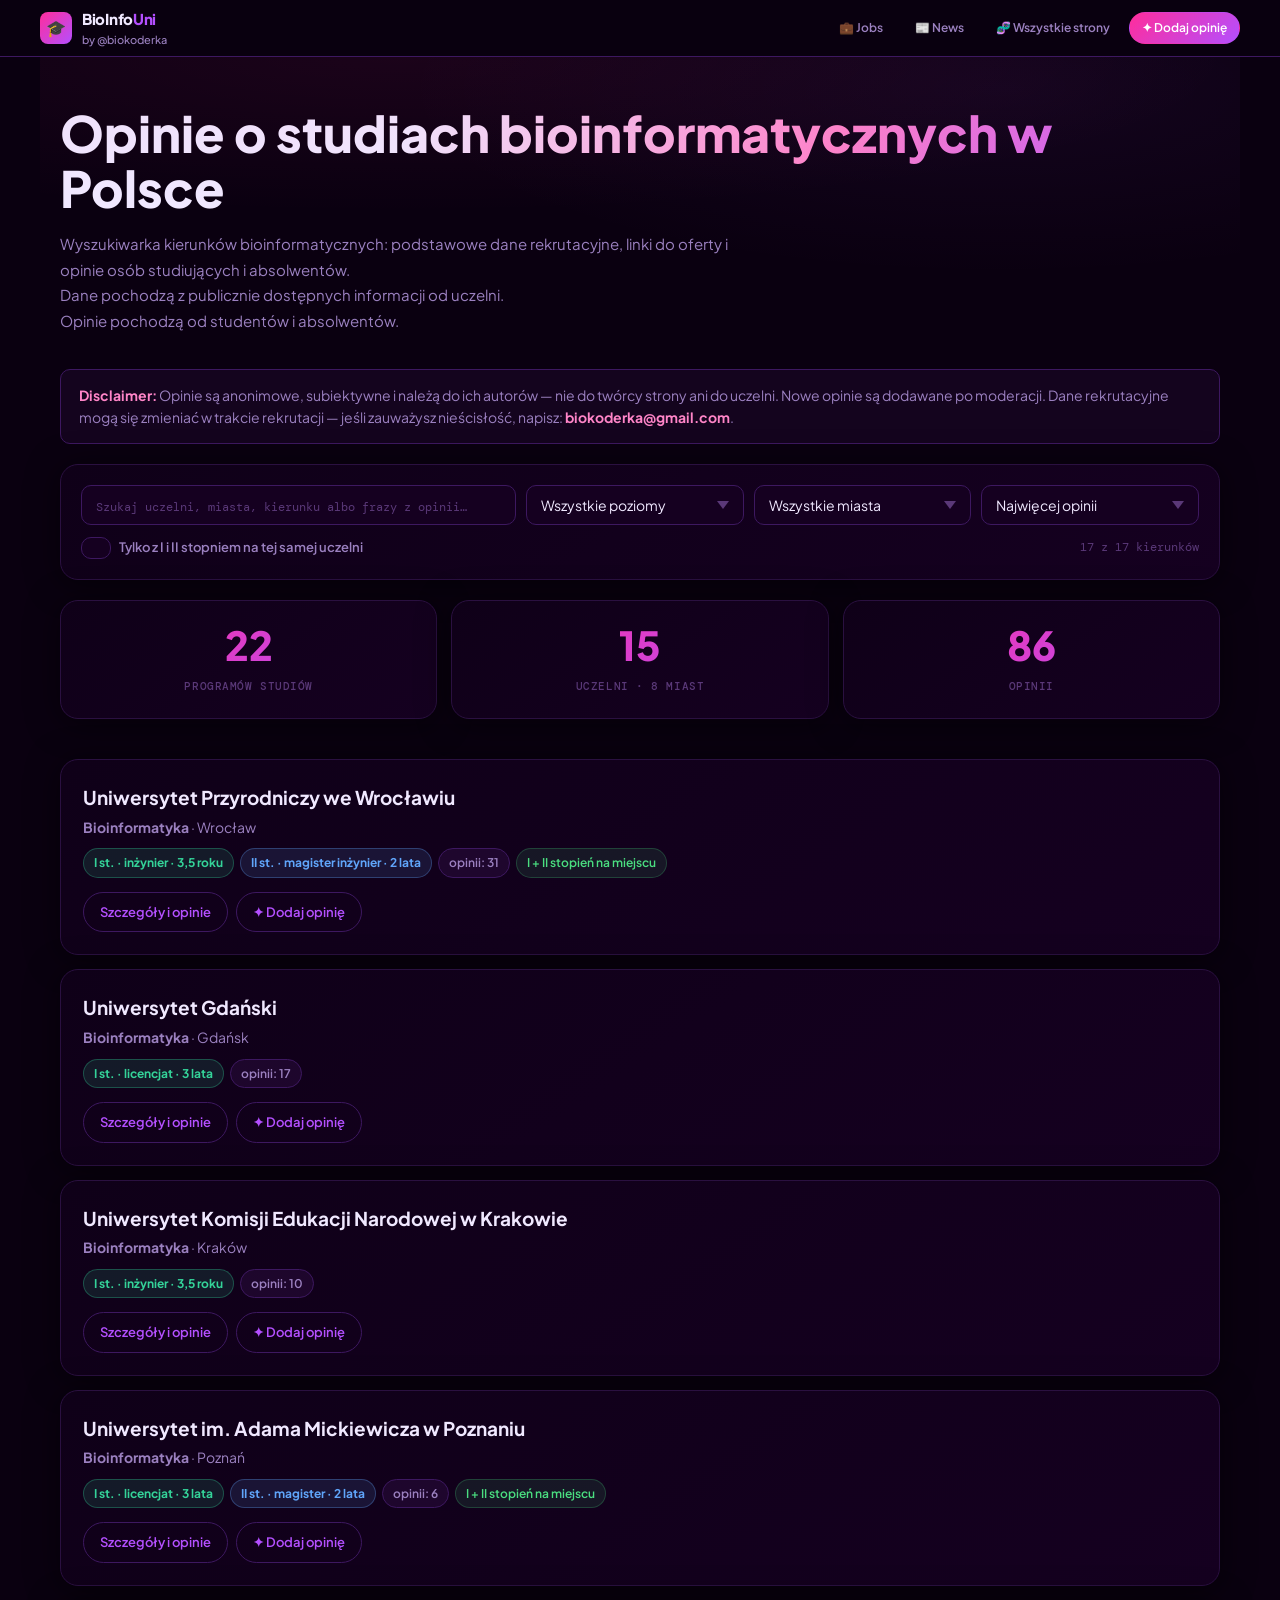
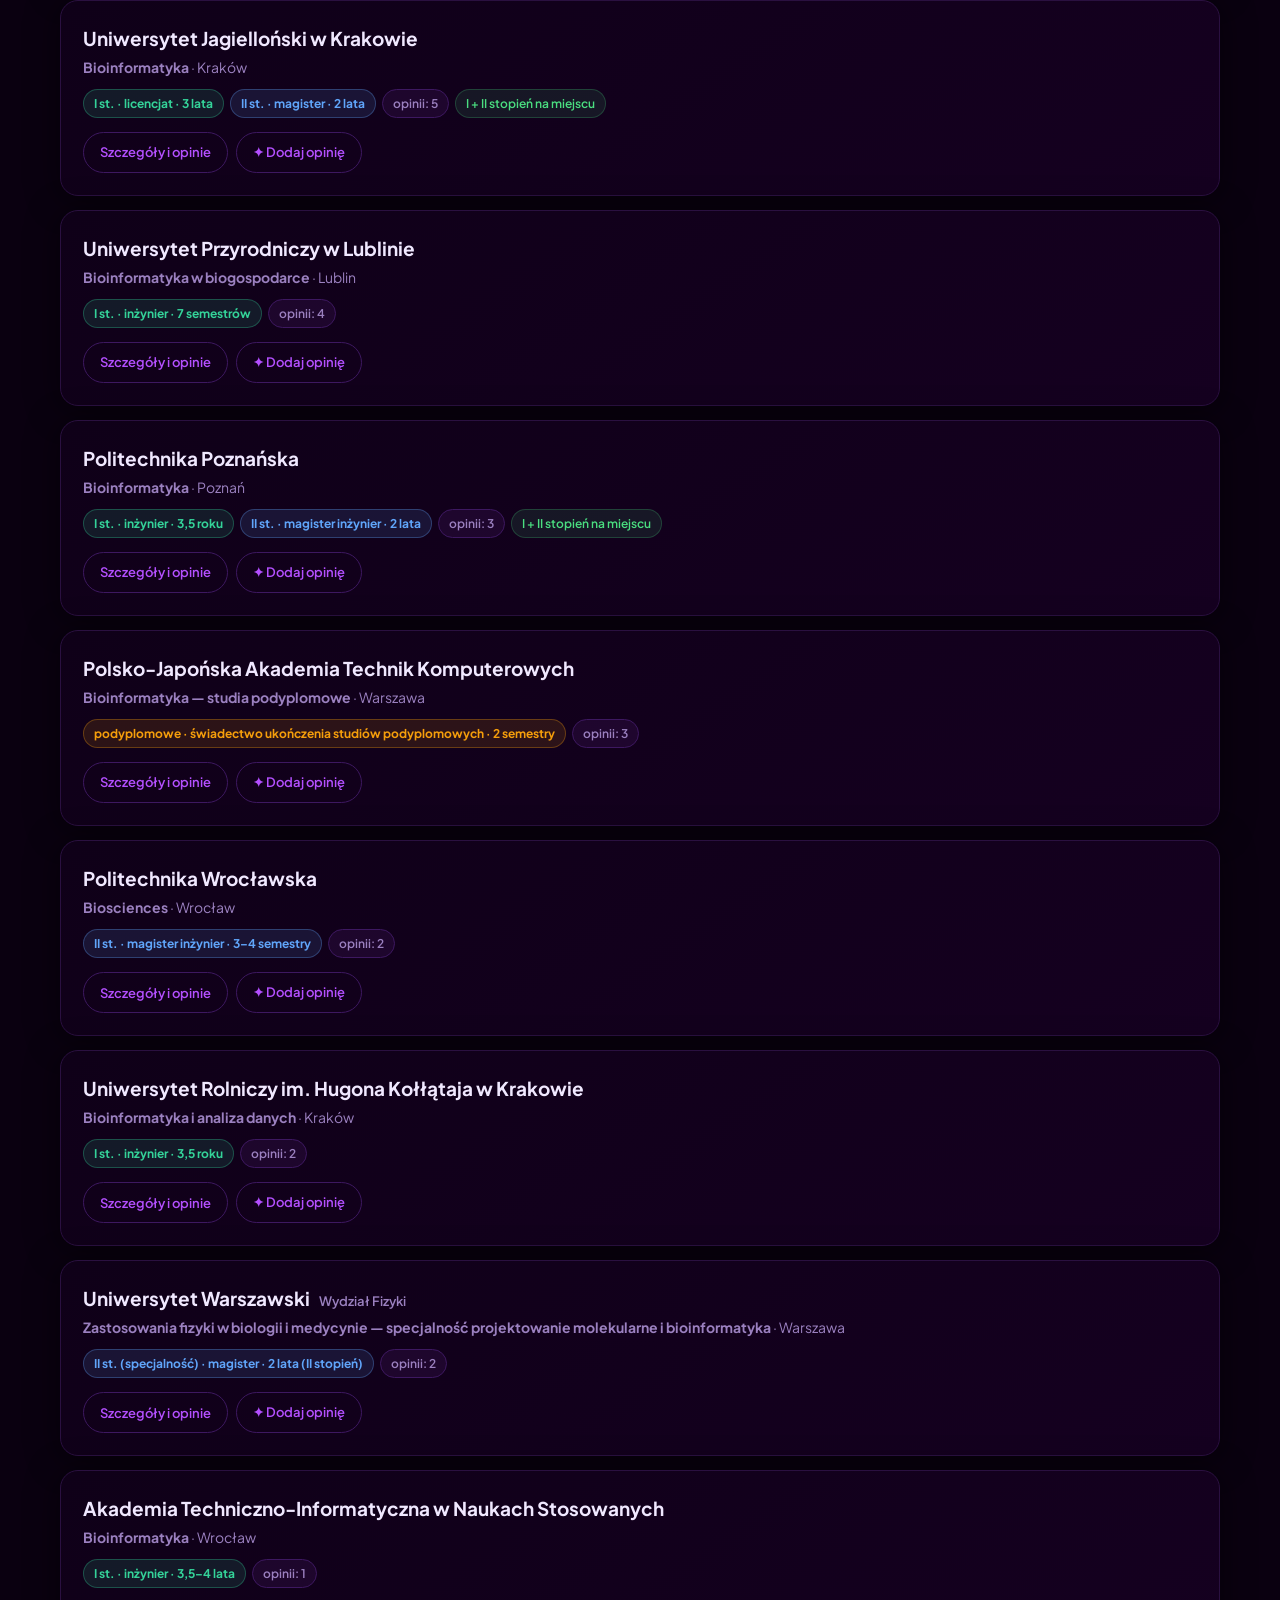
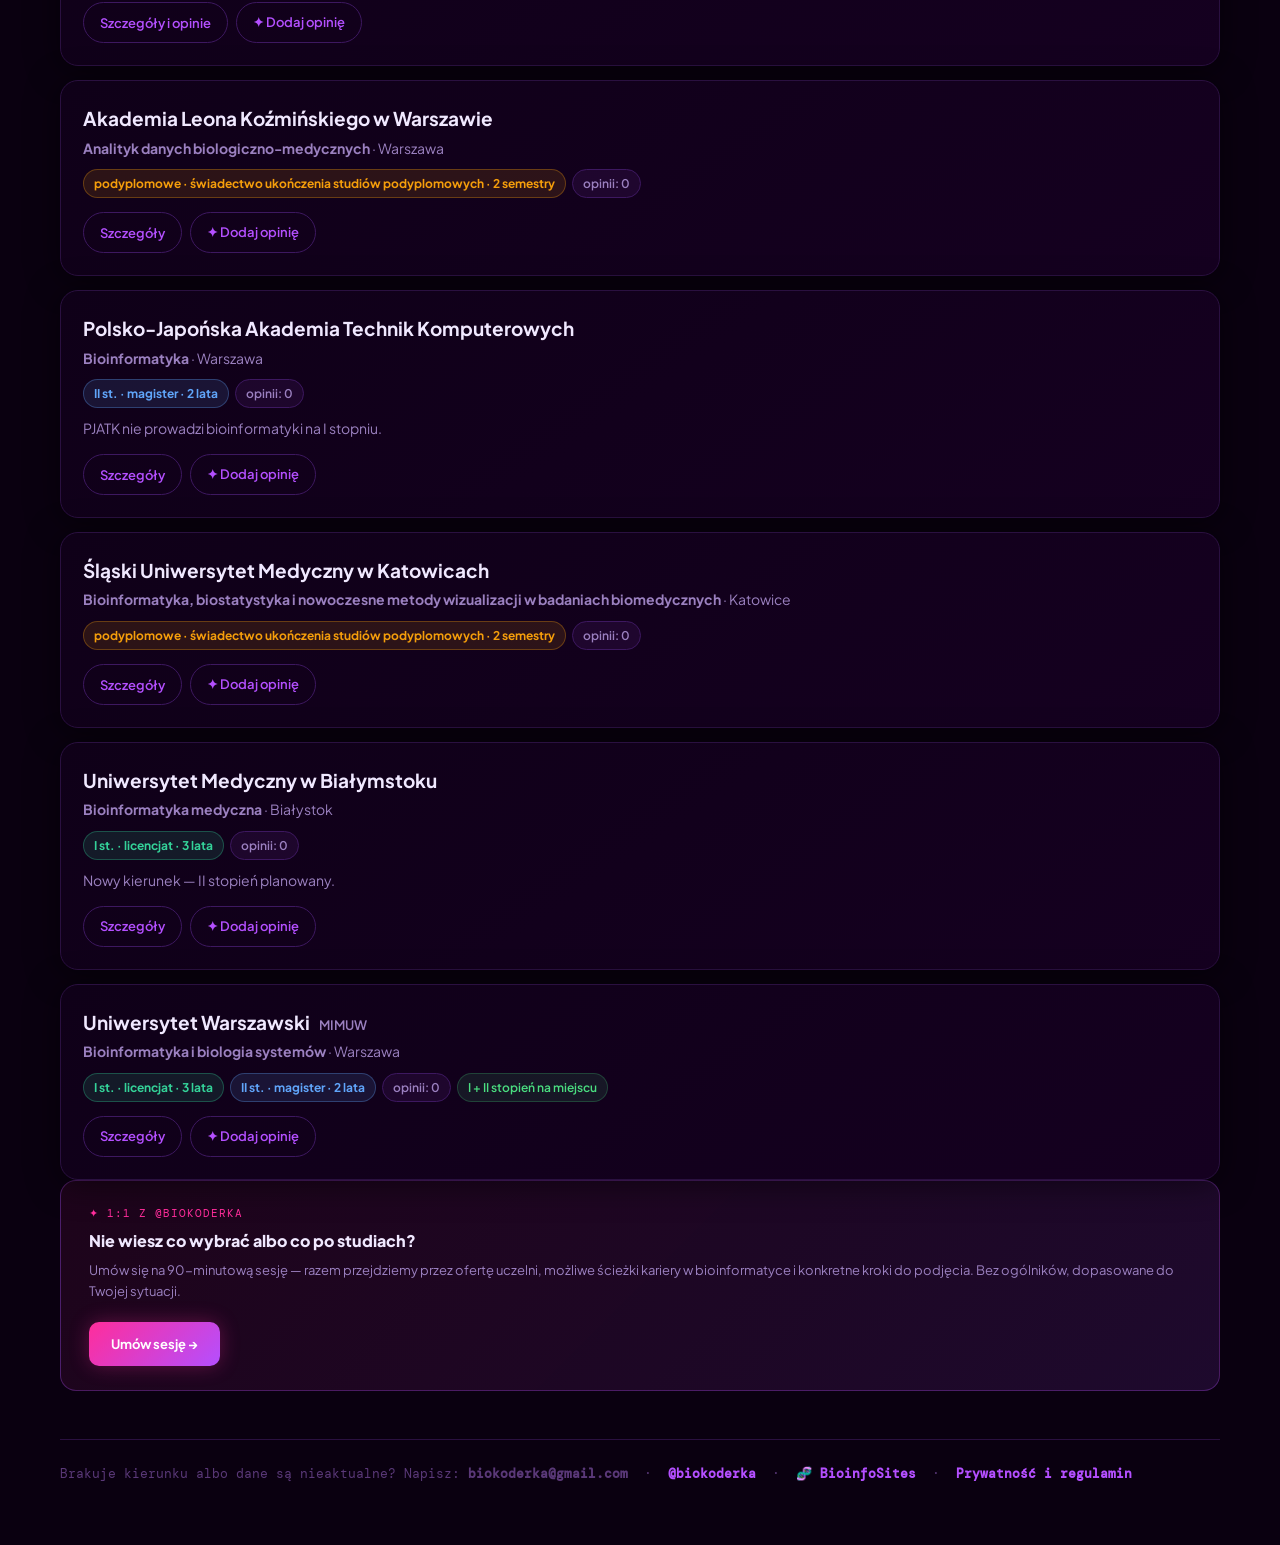
<file: index.html>
<!doctype html><html lang="pl"><head><meta charset="utf-8"><meta name="viewport" content="width=device-width,initial-scale=1"><title>Studia bioinformatyczne w Polsce — kierunki i opinie | BioInfoUni</title>
<meta name="description" content="Gdzie studiować bioinformatykę w Polsce? Wszystkie kierunki I i II stopnia oraz studia podyplomowe: rekrutacja, programy, plany zajęć i anonimowe opinie studentów i absolwentów.">
<link rel="canonical" href="https://biokoderka.github.io/bioinfo-uni/">
<meta property="og:type" content="website">
<meta property="og:site_name" content="BioInfoUni">
<meta property="og:locale" content="pl_PL">
<meta property="og:title" content="Studia bioinformatyczne w Polsce — kierunki i opinie | BioInfoUni">
<meta property="og:description" content="Gdzie studiować bioinformatykę w Polsce? Wszystkie kierunki I i II stopnia oraz studia podyplomowe: rekrutacja, programy, plany zajęć i anonimowe opinie studentów i absolwentów.">
<meta property="og:url" content="https://biokoderka.github.io/bioinfo-uni/">
<meta property="og:image" content="https://biokoderka.github.io/bioinfo-uni/og-image.png">
<meta property="og:image:width" content="1200">
<meta property="og:image:height" content="630">
<meta name="twitter:card" content="summary_large_image">
<meta name="theme-color" content="#0a0010">
<link rel="icon" href="data:image/svg+xml,%3Csvg xmlns='http://www.w3.org/2000/svg' viewBox='0 0 100 100'%3E%3Crect width='100' height='100' rx='22' fill='%230a0010'/%3E%3Ctext x='50' y='68' font-size='58' text-anchor='middle'%3E%F0%9F%8E%93%3C/text%3E%3C/svg%3E">
<script defer src="https://umami-rose-alpha.vercel.app/script.js" data-website-id="0f8a4bbd-7790-437c-912f-15149106ebab"></script><link rel="preconnect" href="https://fonts.googleapis.com"><link rel="preconnect" href="https://fonts.gstatic.com" crossorigin><link href="https://fonts.googleapis.com/css2?family=Plus+Jakarta+Sans:wght@400;500;600;700;800&family=DM+Mono:wght@400;500&display=swap" rel="stylesheet"><link rel="stylesheet" href="style.css?v=10">
</head><body>
<header>
  <div class="header-inner">
    <a class="logo" href="index.html">
      <div class="logo-icon">🎓</div>
      <div>
        <div class="logo-text">BioInfo<span>Uni</span></div>
        <div class="logo-sub">by @biokoderka</div>
      </div>
    </a>
    <nav class="header-nav">
      <a href="https://biokoderka.github.io/bioinfo-jobs/">💼 Jobs</a>
      <a href="https://biokoderka.github.io/bioinfo-news/">📰 News</a>
      <a href="https://biokoderka.github.io/bioinfosites/">🧬 Wszystkie strony</a>
      <a href="submit.html" class="cta">✦ Dodaj opinię</a>
    </nav>
  </div>
</header>
<div class="wrap"><header class="hero"><h1>Opinie o studiach bioinformatycznych w Polsce</h1><p>Wyszukiwarka kierunków bioinformatycznych: podstawowe dane rekrutacyjne, linki do oferty i opinie osób studiujących i absolwentów.<br>Dane pochodzą z publicznie dostępnych informacji od uczelni.<br>Opinie pochodzą od studentów i absolwentów.</p></header><section class="notice"><strong>Disclaimer:</strong> Opinie są anonimowe, subiektywne i należą do ich autorów — nie do twórcy strony ani do uczelni. Nowe opinie są dodawane po moderacji. Dane rekrutacyjne mogą się zmieniać w trakcie rekrutacji — jeśli zauważysz nieścisłość, napisz: <strong>biokoderka@gmail.com</strong>.</section><section class="panel"><div class="filters"><input id="q" placeholder="Szukaj uczelni, miasta, kierunku albo frazy z opinii…" aria-label="Szukaj"><select id="type" aria-label="Poziom studiów"><option value="">Wszystkie poziomy</option><option value="I">I stopień</option><option value="II">II stopień</option><option value="podyplomowe">Studia podyplomowe</option></select><select id="city" aria-label="Miasto"><option value="">Wszystkie miasta</option></select><select id="sort" aria-label="Sortowanie"><option value="reviews">Najwięcej opinii</option><option value="name">Alfabetycznie</option><option value="city">Wg miasta</option></select></div><div class="filter-row"><label class="check"><input type="checkbox" id="path"> Tylko z I i II stopniem na tej samej uczelni</label><span id="count"></span></div></section><section class="grid" id="top"></section><section class="cards" id="cards"></section>
<div style="margin:0 0 20px;background:linear-gradient(135deg,rgba(255,45,155,.08),rgba(180,79,255,.12));border:1px solid rgba(180,79,255,.3);border-radius:16px;padding:24px 28px;display:flex;align-items:center;justify-content:space-between;gap:20px;flex-wrap:wrap;">
  <div>
    <div style="font-size:11px;font-family:'DM Mono',monospace;color:var(--magenta);letter-spacing:1px;text-transform:uppercase;margin-bottom:6px;">✦ 1:1 z @biokoderka</div>
    <div style="font-size:16px;font-weight:800;color:var(--text);margin-bottom:6px;">Nie wiesz co wybrać albo co po studiach?</div>
    <div style="font-size:13px;color:var(--text2);line-height:1.6;">Umów się na 90-minutową sesję — razem przejdziemy przez ofertę uczelni, możliwe ścieżki kariery w bioinformatyce i konkretne kroki do podjęcia. Bez ogólników, dopasowane do Twojej sytuacji.</div>
  </div>
  <a href="https://www.naffy.io/biokoderka/konsultacja-kariery-bioinformatycznej" target="_blank" rel="noopener" style="flex-shrink:0;background:linear-gradient(135deg,var(--magenta),var(--violet));color:#fff;font-family:'Plus Jakarta Sans',sans-serif;font-size:13px;font-weight:700;padding:12px 22px;border-radius:10px;text-decoration:none;box-shadow:0 0 20px rgba(255,45,155,.3);transition:all .18s;white-space:nowrap;" onmouseover="this.style.boxShadow='0 0 32px rgba(255,45,155,.5)'" onmouseout="this.style.boxShadow='0 0 20px rgba(255,45,155,.3)'">
    Umów sesję →
  </a>
</div>
<footer class="footer">Brakuje kierunku albo dane są nieaktualne? Napisz: <strong>biokoderka@gmail.com</strong> &nbsp;·&nbsp; <a href="https://instagram.com/biokoderka" target="_blank" rel="noopener">@biokoderka</a> &nbsp;·&nbsp; <a href="https://biokoderka.github.io/bioinfosites/" target="_blank" rel="noopener">🧬 BioinfoSites</a> &nbsp;·&nbsp; <a href="privacy.html">Prywatność i regulamin</a></footer></div><script src="app.js?v=9"></script></body></html>
</file>
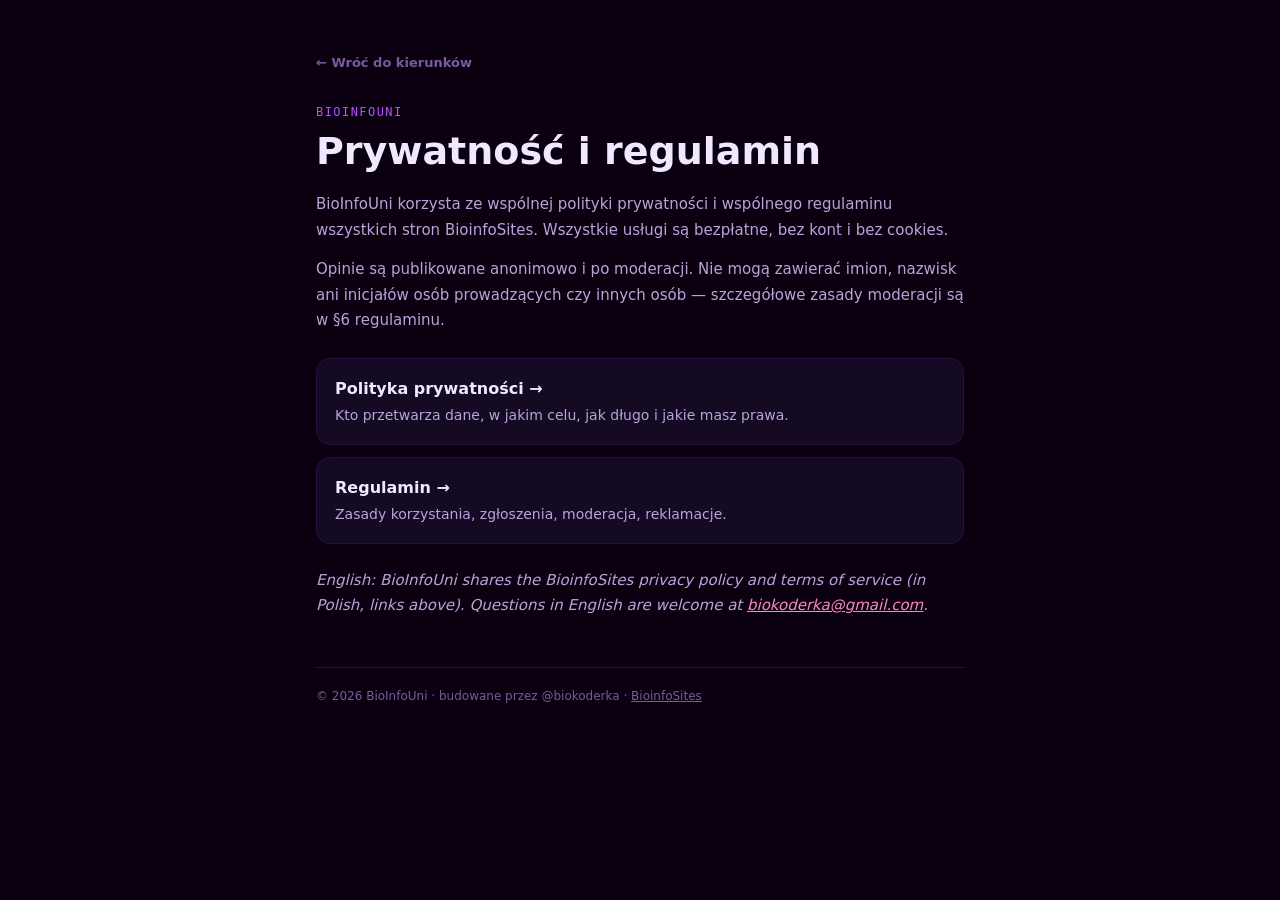
<file: privacy.html>
<!DOCTYPE html>
<html lang="pl">
<head>
<meta charset="UTF-8">
<meta name="viewport" content="width=device-width, initial-scale=1.0">
<title>Prywatność i regulamin · BioInfoUni</title>
<meta name="description" content="Polityka prywatności i regulamin BioInfoUni — wspólne dla wszystkich stron BioinfoSites.">
<link rel="canonical" href="https://biokoderka.github.io/bioinfo-uni/privacy.html">
<meta name="theme-color" content="#0a0010">
<script defer src="https://umami-rose-alpha.vercel.app/script.js" data-website-id="0f8a4bbd-7790-437c-912f-15149106ebab"></script>
<style>
  :root{--bg:#0a0010;--card:#150a24;--border:#2a1040;--violet:#b44fff;--pink-soft:#ff85c8;--text:#f0e8ff;--text2:#b9a3d9;--muted:#7a5a9c;}
  *{box-sizing:border-box;margin:0;padding:0;}
  body{background:var(--bg);color:var(--text);font-family:system-ui,-apple-system,'Segoe UI',sans-serif;line-height:1.7;}
  .wrap{max-width:680px;margin:0 auto;padding:48px 16px 80px;}
  .back{display:inline-block;font-size:13px;font-weight:600;color:var(--muted);text-decoration:none;margin-bottom:28px;}
  .eyebrow{font-family:ui-monospace,Menlo,monospace;font-size:12px;letter-spacing:.12em;text-transform:uppercase;color:var(--violet);margin-bottom:8px;}
  h1{font-size:clamp(26px,5vw,38px);font-weight:800;line-height:1.15;margin-bottom:18px;}
  p{color:var(--text2);font-size:15px;margin-bottom:14px;}
  .links{display:grid;gap:12px;margin:24px 0;}
  .links a{display:block;background:var(--card);border:1px solid var(--border);border-radius:14px;padding:16px 18px;color:var(--text);text-decoration:none;font-weight:700;}
  .links a span{display:block;font-weight:400;font-size:14px;color:var(--text2);margin-top:2px;}
  .links a:hover{border-color:var(--pink-soft);}
  a{color:var(--pink-soft);}
  footer{border-top:1px solid var(--border);margin-top:48px;padding-top:18px;font-size:12px;color:var(--muted);}
  footer a{color:var(--muted);}
</style>
</head>
<body>
<main class="wrap">
  <a class="back" href="index.html">← Wróć do kierunków</a>
  <div class="eyebrow">BioInfoUni</div>
  <h1>Prywatność i regulamin</h1>
  <p>BioInfoUni korzysta ze wspólnej polityki prywatności i wspólnego regulaminu wszystkich stron BioinfoSites. Wszystkie usługi są bezpłatne, bez kont i bez cookies.</p>
  <p>Opinie są publikowane anonimowo i po moderacji. Nie mogą zawierać imion, nazwisk ani inicjałów osób prowadzących czy innych osób — szczegółowe zasady moderacji są w §6 regulaminu.</p>
  <div class="links">
    <a href="https://biokoderka.github.io/bioinfosites/polityka-prywatnosci.html">Polityka prywatności →<span>Kto przetwarza dane, w jakim celu, jak długo i jakie masz prawa.</span></a>
    <a href="https://biokoderka.github.io/bioinfosites/regulamin.html">Regulamin →<span>Zasady korzystania, zgłoszenia, moderacja, reklamacje.</span></a>
  </div>
  <p lang="en"><em>English: BioInfoUni shares the BioinfoSites privacy policy and terms of service (in Polish, links above). Questions in English are welcome at <a href="mailto:biokoderka@gmail.com">biokoderka@gmail.com</a>.</em></p>
  <footer>© 2026 BioInfoUni · budowane przez @biokoderka · <a href="https://biokoderka.github.io/bioinfosites/">BioinfoSites</a></footer>
</main>
</body>
</html>
</file>
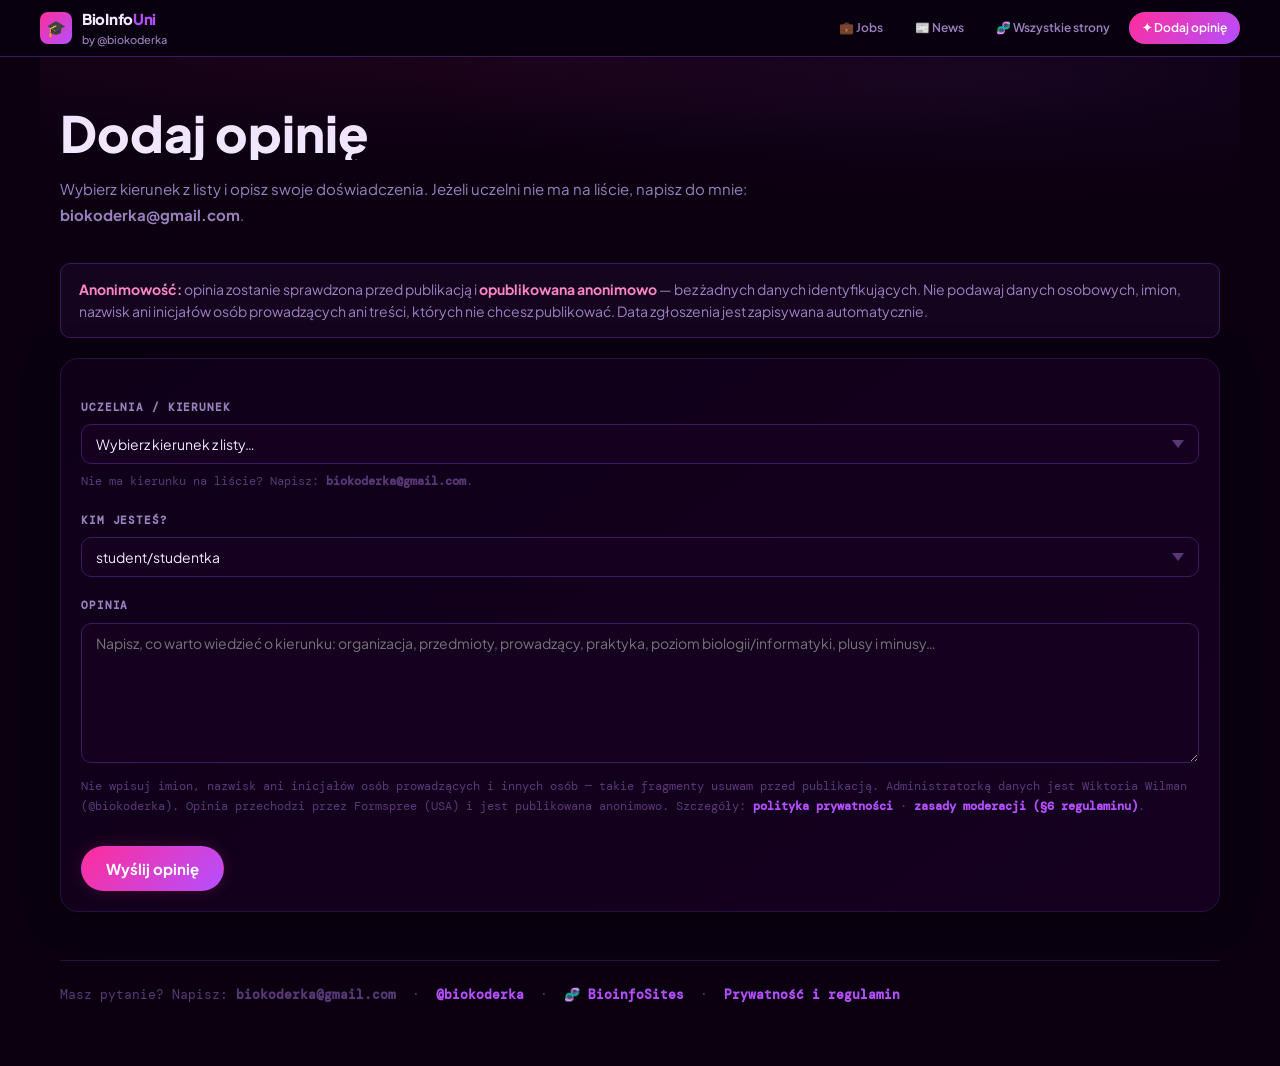
<file: submit.html>
<!doctype html><html lang="pl"><head><meta charset="utf-8"><meta name="viewport" content="width=device-width,initial-scale=1"><title>Dodaj opinię o studiach bioinformatycznych | BioInfoUni</title>
<meta name="description" content="Studiujesz albo skończyłaś/eś bioinformatykę? Dodaj anonimową opinię o kierunku i pomóż kandydatom wybrać studia.">
<link rel="canonical" href="https://biokoderka.github.io/bioinfo-uni/submit.html">
<meta property="og:type" content="website">
<meta property="og:site_name" content="BioInfoUni">
<meta property="og:locale" content="pl_PL">
<meta property="og:title" content="Dodaj opinię o studiach bioinformatycznych | BioInfoUni">
<meta property="og:description" content="Studiujesz albo skończyłaś/eś bioinformatykę? Dodaj anonimową opinię o kierunku i pomóż kandydatom wybrać studia.">
<meta property="og:url" content="https://biokoderka.github.io/bioinfo-uni/submit.html">
<meta property="og:image" content="https://biokoderka.github.io/bioinfo-uni/og-image.png">
<meta property="og:image:width" content="1200">
<meta property="og:image:height" content="630">
<meta name="twitter:card" content="summary_large_image">
<meta name="theme-color" content="#0a0010">
<link rel="icon" href="data:image/svg+xml,%3Csvg xmlns='http://www.w3.org/2000/svg' viewBox='0 0 100 100'%3E%3Crect width='100' height='100' rx='22' fill='%230a0010'/%3E%3Ctext x='50' y='68' font-size='58' text-anchor='middle'%3E%F0%9F%8E%93%3C/text%3E%3C/svg%3E">
<script defer src="https://umami-rose-alpha.vercel.app/script.js" data-website-id="0f8a4bbd-7790-437c-912f-15149106ebab"></script><link rel="preconnect" href="https://fonts.googleapis.com"><link rel="preconnect" href="https://fonts.gstatic.com" crossorigin><link href="https://fonts.googleapis.com/css2?family=Plus+Jakarta+Sans:wght@400;500;600;700;800&family=DM+Mono:wght@400;500&display=swap" rel="stylesheet"><link rel="stylesheet" href="style.css?v=10"></head><body>
<header>
  <div class="header-inner">
    <a class="logo" href="index.html">
      <div class="logo-icon">🎓</div>
      <div>
        <div class="logo-text">BioInfo<span>Uni</span></div>
        <div class="logo-sub">by @biokoderka</div>
      </div>
    </a>
    <nav class="header-nav">
      <a href="https://biokoderka.github.io/bioinfo-jobs/">💼 Jobs</a>
      <a href="https://biokoderka.github.io/bioinfo-news/">📰 News</a>
      <a href="https://biokoderka.github.io/bioinfosites/">🧬 Wszystkie strony</a>
      <a href="submit.html" class="cta">✦ Dodaj opinię</a>
    </nav>
  </div>
</header>
<div class="wrap"><header class="hero"><h1>Dodaj opinię</h1><p>Wybierz kierunek z listy i opisz swoje doświadczenia. Jeżeli uczelni nie ma na liście, napisz do mnie: <strong>biokoderka@gmail.com</strong>.</p></header><section class="notice"><strong>Anonimowość:</strong> opinia zostanie sprawdzona przed publikacją i <strong>opublikowana anonimowo</strong> — bez żadnych danych identyfikujących. Nie podawaj danych osobowych, imion, nazwisk ani inicjałów osób prowadzących ani treści, których nie chcesz publikować. Data zgłoszenia jest zapisywana automatycznie.</section><section class="panel"><form id="opinionForm" action="https://formspree.io/f/mvzyqaee" method="POST"><input type="hidden" name="_subject" id="subject"><input type="hidden" name="data_zgloszenia" id="timestamp"><input type="hidden" name="admin_json" id="admin_json"><input type="hidden" name="uczelnia" id="uczelnia_name"><label for="program">Uczelnia / kierunek</label><select id="program" name="program_id" required></select><p class="hint">Nie ma kierunku na liście? Napisz: <strong>biokoderka@gmail.com</strong>.</p><label for="level">Którego stopnia dotyczy opinia?</label><select id="level" name="stopien"><option value="">— nie chcę podawać / ogólnie o kierunku —</option></select><label for="relation">Kim jesteś?</label><select id="relation" name="status"><option>student/studentka</option><option>absolwent/absolwentka</option><option>osoba prowadząca zajęcia</option><option>inna perspektywa</option></select><label for="comment">Opinia</label><textarea id="comment" name="opinia" required placeholder="Napisz, co warto wiedzieć o kierunku: organizacja, przedmioty, prowadzący, praktyka, poziom biologii/informatyki, plusy i minusy…"></textarea><p class="hint" style="line-height:1.6;margin-bottom:14px;">Nie wpisuj imion, nazwisk ani inicjałów osób prowadzących i innych osób — takie fragmenty usuwam przed publikacją. Administratorką danych jest Wiktoria Wilman (@biokoderka). Opinia przechodzi przez Formspree (USA) i jest publikowana anonimowo. Szczegóły: <a href="https://biokoderka.github.io/bioinfosites/polityka-prywatnosci.html" target="_blank" rel="noopener">polityka prywatności</a> · <a href="https://biokoderka.github.io/bioinfosites/regulamin.html" target="_blank" rel="noopener">zasady moderacji (§6 regulaminu)</a>.</p><button type="submit">Wyślij opinię</button></form></section><div id="thanks" style="display:none" class="panel"><p style="font-size:18px;font-weight:700;color:var(--good)">Dziękujemy za opinię! ✅</p><p class="small" style="margin-top:8px">Opinia trafi do moderacji i zostanie opublikowana anonimowo.</p></div><footer class="footer">Masz pytanie? Napisz: <strong>biokoderka@gmail.com</strong> &nbsp;·&nbsp; <a href="https://instagram.com/biokoderka" target="_blank" rel="noopener">@biokoderka</a> &nbsp;·&nbsp; <a href="https://biokoderka.github.io/bioinfosites/" target="_blank" rel="noopener">🧬 BioinfoSites</a> &nbsp;·&nbsp; <a href="privacy.html">Prywatność i regulamin</a></footer></div><script src="submit.js?v=9"></script></body></html>
</file>
<file: style.css>
@import url('https://fonts.googleapis.com/css2?family=Plus+Jakarta+Sans:wght@400;500;600;700;800&family=DM+Mono:wght@400;500&display=swap');

:root {
  --bg:#0a0010;--bg2:#0f0018;--bg3:#150020;
  --border:#2a1040;--border2:#3d1860;
  --magenta:#ff2d9b;--violet:#b44fff;--violet-dim:#7a30b8;--pink-soft:#ff85c8;
  --text:#f0e8ff;--text2:#9b80c0;--muted:#5a3878;
  --glow-m:rgba(255,45,155,0.18);--glow-v:rgba(180,79,255,0.15);
  --good:#4ade80;--good-bg:rgba(74,222,128,.1);--good-border:rgba(74,222,128,.22);
  --warn:#fbbf24;--warn-bg:rgba(251,191,36,.1);--warn-border:rgba(251,191,36,.22);
  --bad:#f87171;--card-shadow:0 4px 32px rgba(0,0,0,.5);--radius:18px;--radius-sm:10px;
}
*{box-sizing:border-box;margin:0;padding:0}
body{font-family:'Plus Jakarta Sans',sans-serif;background:var(--bg);color:var(--text);line-height:1.6;min-height:100vh}
a{color:var(--violet);font-weight:600;text-decoration:none}a:hover{text-decoration:underline}
.wrap{max-width:1200px;margin:0 auto;padding:0 20px 60px}

/* HERO */
.hero{padding:48px 0 36px;border-bottom:1px solid var(--border);margin-bottom:32px;position:relative}
.hero::before{content:'';position:absolute;top:0;left:-20px;right:-20px;bottom:0;background:radial-gradient(ellipse 70% 50% at 30% 0%,rgba(255,45,155,.07),transparent),radial-gradient(ellipse 50% 60% at 80% 10%,rgba(180,79,255,.06),transparent);pointer-events:none}
.hero h1{font-family:'Plus Jakarta Sans',sans-serif;font-size:clamp(26px,5vw,50px);font-weight:800;line-height:1.1;margin:0 0 16px;background:linear-gradient(120deg,var(--text) 30%,var(--pink-soft) 65%,var(--violet) 100%);-webkit-background-clip:text;-webkit-text-fill-color:transparent;background-clip:text}
.hero p{color:var(--text2);font-size:15px;max-width:700px;line-height:1.7}

/* NAV */
.nav{display:flex;gap:8px;flex-wrap:wrap;margin-bottom:28px}
.nav a{color:var(--text2);background:var(--bg3);border:1px solid var(--border);padding:8px 18px;border-radius:999px;font-size:13px;font-weight:600;letter-spacing:.01em;transition:all .2s}
.nav a:hover{color:var(--text);border-color:var(--violet-dim);box-shadow:0 0 12px var(--glow-v);text-decoration:none}
.nav a.active{background:linear-gradient(135deg,var(--magenta),var(--violet));color:#fff;border-color:transparent;box-shadow:0 0 16px var(--glow-m);font-weight:700}

/* NOTICE */
.notice{background:rgba(180,79,255,.06);border:1px solid var(--border2);border-radius:var(--radius-sm);padding:14px 18px;font-size:14px;color:var(--text2);margin-bottom:20px;line-height:1.6}
.notice strong{color:var(--pink-soft)}

/* PANEL */
.panel{background:linear-gradient(145deg,var(--bg2),var(--bg3));border:1px solid var(--border);border-radius:var(--radius);padding:20px;margin-bottom:20px;box-shadow:var(--card-shadow)}

/* FILTERS */
.filters{display:grid;grid-template-columns:2fr 1fr 1fr 1fr;gap:10px}
input,select,textarea{width:100%;background:var(--bg3);border:1px solid var(--border2);border-radius:var(--radius-sm);padding:10px 14px;color:var(--text);font-family:'Plus Jakarta Sans',sans-serif;font-size:14px;transition:all .2s;appearance:none;-webkit-appearance:none}
input:focus,select:focus,textarea:focus{outline:none;border-color:var(--violet);box-shadow:0 0 10px var(--glow-v)}
input::placeholder{color:var(--muted);font-family:'DM Mono',monospace;font-size:12px}
textarea{min-height:140px;resize:vertical}
select{background-image:url("data:image/svg+xml,%3Csvg xmlns='http://www.w3.org/2000/svg' width='12' height='8'%3E%3Cpath fill='%235a3878' d='M6 8L0 0h12z'/%3E%3C/svg%3E");background-repeat:no-repeat;background-position:right 14px center;padding-right:36px}
label{font-weight:700;font-size:11px;text-transform:uppercase;letter-spacing:.08em;color:var(--text2);margin:20px 0 8px;display:block;font-family:'DM Mono',monospace}

/* BUTTONS */
.btn,button{border:1px solid var(--border2);border-radius:999px;padding:9px 16px;background:transparent;color:var(--violet);font-family:'Plus Jakarta Sans',sans-serif;font-size:13px;font-weight:600;cursor:pointer;display:inline-flex;align-items:center;gap:6px;transition:all .2s;text-decoration:none}
.btn:hover,button:hover{background:rgba(180,79,255,.1);border-color:var(--violet);box-shadow:0 0 12px var(--glow-v);text-decoration:none}
button[type="submit"]{background:linear-gradient(135deg,var(--magenta),var(--violet));border-color:transparent;color:#fff;font-weight:700;padding:12px 24px;font-size:15px;margin-top:16px;box-shadow:0 0 16px var(--glow-m)}
button[type="submit"]:hover{box-shadow:0 0 28px var(--glow-m)}

/* STAT GRID */
.grid{display:grid;grid-template-columns:repeat(3,1fr);gap:14px;margin-bottom:20px}
.stat{padding:22px;text-align:center;background:linear-gradient(145deg,var(--bg2),var(--bg3));border:1px solid var(--border);border-radius:var(--radius)}
.stat b{font-family:'Plus Jakarta Sans',sans-serif;font-size:40px;font-weight:800;background:linear-gradient(135deg,var(--magenta),var(--violet));-webkit-background-clip:text;-webkit-text-fill-color:transparent;background-clip:text;display:block;line-height:1.1;margin-bottom:4px}
.stat small{font-size:11px;color:var(--muted);font-weight:500;letter-spacing:.05em;text-transform:uppercase;font-family:'DM Mono',monospace}

/* CARDS */
.cards{display:grid;gap:14px}
.card{background:linear-gradient(145deg,var(--bg2),var(--bg3));border:1px solid var(--border);border-radius:var(--radius);padding:22px;box-shadow:var(--card-shadow);transition:border-color .2s,transform .2s,box-shadow .2s}
.card:hover{border-color:var(--violet-dim);transform:translateY(-2px);box-shadow:0 12px 40px rgba(180,79,255,.12)}
.card h2{font-family:'Plus Jakarta Sans',sans-serif;font-size:19px;font-weight:700;color:var(--text);margin-bottom:4px}

/* PILLS */
.meta{display:flex;gap:6px;flex-wrap:wrap;margin:10px 0}
.pill{background:rgba(180,79,255,.08);border:1px solid var(--border2);border-radius:999px;padding:4px 10px;font-size:12px;font-weight:600;color:var(--text2);display:inline-flex;align-items:center;gap:4px;white-space:nowrap}
.pill-i{color:#34d399;background:rgba(52,211,153,.12);border-color:rgba(52,211,153,.3);font-weight:700}
.pill-ii{color:#60a5fa;background:rgba(96,165,250,.12);border-color:rgba(96,165,250,.3);font-weight:700}
.pill-podyp{color:#f59e0b;background:rgba(245,158,11,.12);border-color:rgba(245,158,11,.3);font-weight:700}
.good{color:var(--good);background:var(--good-bg);border-color:var(--good-border)}
.warn{color:var(--warn);background:var(--warn-bg);border-color:var(--warn-border)}
.neutral{color:var(--text2);background:rgba(180,79,255,.08);border-color:var(--border2)}
.bad{color:var(--bad);background:rgba(248,113,113,.1);border-color:rgba(248,113,113,.25)}

/* MISC */
.small{color:var(--text2);font-size:14px;line-height:1.55}
.links{display:flex;gap:8px;flex-wrap:wrap;margin-top:14px}
.details{display:none;margin-top:16px;border-top:1px solid var(--border);padding-top:16px}

/* TABLE */
table{width:100%;border-collapse:collapse;border-radius:var(--radius-sm);overflow:hidden;margin-bottom:16px}
td,th{padding:10px 14px;border-bottom:1px solid var(--border);text-align:left;vertical-align:top;font-size:14px}
th{color:var(--muted);font-weight:500;font-size:11px;text-transform:uppercase;letter-spacing:.05em;background:var(--bg3);width:40%;font-family:'DM Mono',monospace}
td{color:var(--text2)}
tr:last-child td,tr:last-child th{border-bottom:none}

/* REVIEWS */
.review{background:rgba(180,79,255,.05);border:1px solid var(--border2);border-radius:var(--radius-sm);padding:14px 16px;margin:10px 0}
.review p{white-space:pre-wrap;line-height:1.65;font-size:14px;color:var(--text2);margin-top:8px}
.empty{padding:32px;text-align:center;color:var(--muted);font-size:15px}

/* FOOTER */
.footer{color:var(--muted);font-size:13px;margin-top:48px;padding-top:24px;border-top:1px solid var(--border);font-family:'DM Mono',monospace}

/* CHART */
.chart{display:grid;gap:8px}
.barrow{display:grid;grid-template-columns:200px 1fr 44px;gap:12px;align-items:center}
.barrow strong{font-size:13px;color:var(--text2);font-weight:600}
.barrow b{font-size:14px;color:var(--violet);font-weight:700;text-align:right}
.bar{height:18px;border-radius:999px;background:var(--bg3);border:1px solid var(--border);overflow:hidden}
.bar span{display:block;height:100%;background:linear-gradient(90deg,var(--magenta),var(--violet));border-radius:999px;transition:width .4s ease}

/* MAP */
.mapbox{display:grid;grid-template-columns:1.1fr .9fr;gap:24px;align-items:center}
.poland{width:100%;max-height:500px}
.poland .land{fill:var(--bg3);stroke:var(--violet-dim);stroke-width:3}
.city-dot{fill:var(--magenta);stroke:var(--bg);stroke-width:3}
.city-label{font-size:15px;font-weight:700;fill:var(--text)}
.city-count{font-size:13px;font-weight:900;fill:#fff;text-anchor:middle;dominant-baseline:middle}
.legend{line-height:2}
.legend b{color:var(--violet)}
.hint{font-size:12px;color:var(--muted);margin-top:8px;font-family:'DM Mono',monospace}
.twocol{display:grid;grid-template-columns:1fr 1fr;gap:16px}

/* RESPONSIVE */
@media(max-width:820px){
  .filters,.grid,.mapbox,.twocol{grid-template-columns:1fr}
  .hero h1{font-size:28px}
  .barrow{grid-template-columns:1fr 40px}
  .barrow strong{display:none}
  .stat b{font-size:32px}
}

/* ── STICKY HEADER ── */
header.hero{position:relative;border:none;padding:48px 0 36px;margin-bottom:0}
header:not(.hero){position:sticky;top:0;z-index:100;background:rgba(10,0,16,.92);backdrop-filter:blur(16px);-webkit-backdrop-filter:blur(16px);border-bottom:1px solid var(--border2);padding:0 2rem}
.header-inner{max-width:1200px;margin:0 auto;display:flex;align-items:center;gap:1rem;height:56px}
.logo{display:flex;align-items:center;gap:10px;text-decoration:none}
.logo-icon{width:32px;height:32px;border-radius:8px;background:linear-gradient(135deg,var(--magenta),var(--violet));display:flex;align-items:center;justify-content:center;font-size:16px;flex-shrink:0}
.logo-text{font-size:15px;font-weight:800;color:var(--text);letter-spacing:-.3px}
.logo-text span{color:var(--violet)}
.logo-sub{font-size:11px;color:var(--text2);font-weight:500}
.header-nav{display:flex;gap:6px;margin-left:auto;align-items:center}
.header-nav a{font-size:12px;font-weight:600;color:var(--text2);padding:5px 12px;border-radius:999px;border:1px solid transparent;transition:all .15s;white-space:nowrap;text-decoration:none}
.header-nav a:hover{color:var(--text);border-color:var(--border2);text-decoration:none}
.header-nav a.cta{background:linear-gradient(135deg,var(--magenta),var(--violet));color:#fff;border-color:transparent}
.header-nav a.cta:hover{opacity:.85}

/* ── v9: karty grupują stopnie jednego kierunku ── */
.faculty{font-size:13px;font-weight:600;color:var(--text2);margin-left:6px}
.offer{border:1px solid var(--border);border-radius:var(--radius-sm);padding:14px;margin-bottom:14px;background:rgba(10,0,16,.35)}
.offer-head{margin-bottom:10px}
.offer table{margin-bottom:0}
.reviews-title{font-size:15px;font-weight:700;margin:18px 0 10px;color:var(--text)}
.filters{grid-template-columns:2fr 1fr 1fr 1fr}
.filter-row{display:flex;align-items:center;justify-content:space-between;gap:12px;margin-top:12px;flex-wrap:wrap}
.check{display:inline-flex;align-items:center;gap:8px;font-size:13px;color:var(--text2);cursor:pointer;margin:0;text-transform:none;letter-spacing:0;font-family:'Plus Jakarta Sans',sans-serif;font-weight:600}
.check input{width:auto;accent-color:var(--violet)}
#count{font-family:'DM Mono',monospace;font-size:12px;color:var(--muted)}
.card{scroll-margin-top:90px}

/* ── mobile: the header nav no longer pushes the page wider than the screen ── */
@media(max-width:640px){
  header:not(.hero){padding:0 16px}
  .header-inner{flex-wrap:wrap;height:auto;padding:8px 0;gap:6px 12px}
  .header-nav{width:100%;margin-left:0;flex-wrap:wrap;gap:4px}
  .header-nav a{padding:5px 9px;font-size:11.5px}
}
/* grid cells may shrink below their content width; long tables scroll inside the card */
.grid,.twocol,.mapbox,.filters{min-width:0}
.grid>*,.twocol>*,.card,.offer{min-width:0}
@media(max-width:820px){
  .filters,.grid,.mapbox,.twocol{grid-template-columns:minmax(0,1fr)}
  .card table,.offer table{display:block;overflow-x:auto;max-width:100%}
}

/* the hero glow (::before, 20px wider than the hero) no longer widens the page */
html,body{overflow-x:clip}
@media(max-width:640px){ .pill{white-space:normal;max-width:100%} }
</file>
